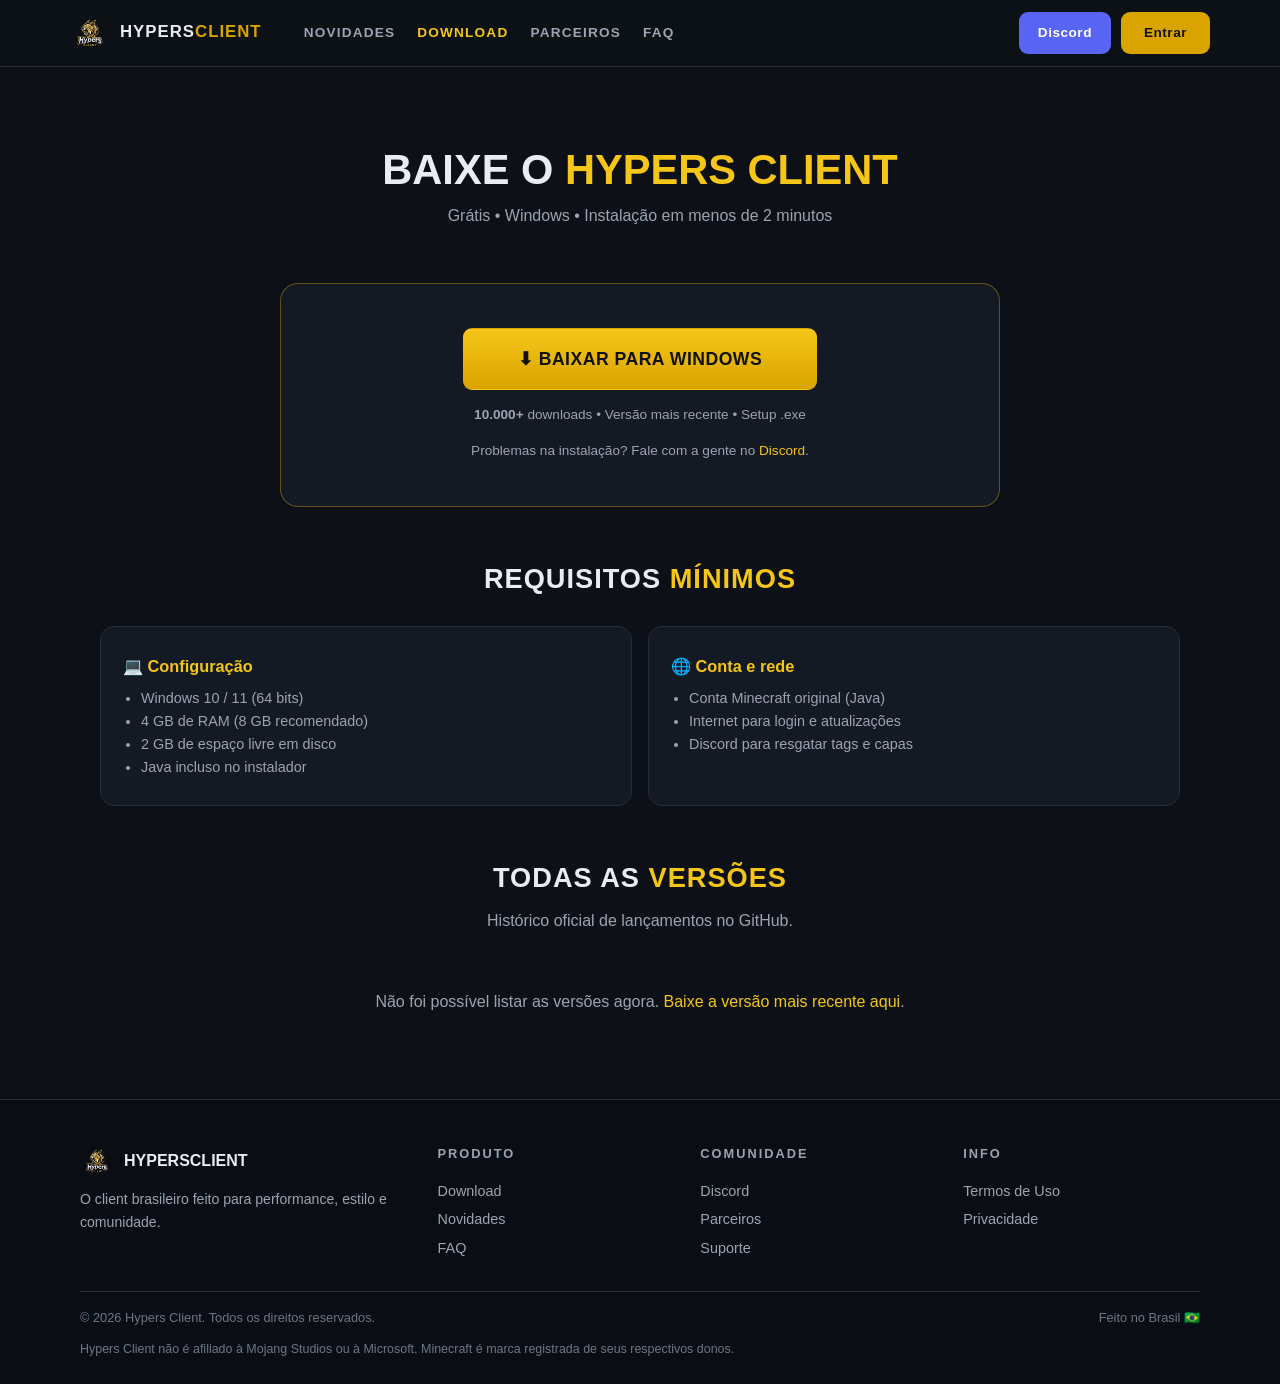
<file: download.html>
<!DOCTYPE html>
<html lang="pt-BR">
<head>
<meta charset="UTF-8">
<meta name="viewport" content="width=device-width, initial-scale=1.0">
<title>Download — Hypers Client</title>
<meta name="description" content="Baixe o Hypers Client grátis para Windows. Requisitos mínimos e todas as versões.">
<link rel="icon" type="image/png" href="assets/logo.png">
<link rel="stylesheet" href="style.css">
</head>
<body>

<header class="site">
  <div class="header-inner">
    <a class="brand" href="index.html"><img src="assets/logo.png" alt="Hypers Client"><span>HYPERS<b>CLIENT</b></span></a>
    <nav class="main" id="mainnav">
      <a href="index.html#novidades">NOVIDADES</a>
      <a href="download.html" class="active">DOWNLOAD</a>
      <a href="parceiros.html">PARCEIROS</a>
      <a href="faq.html">FAQ</a>
    </nav>
    <div class="header-actions">
      <a class="btn btn-discord" href="https://discord.gg/SZxEGgQyJ2" target="_blank" rel="noopener">Discord</a>
      <a class="btn btn-login" href="https://discord.gg/SZxEGgQyJ2" target="_blank" rel="noopener">Entrar</a>
      <button class="hamburger" id="hamburger" aria-label="Abrir menu">☰</button>
    </div>
  </div>
</header>

<div class="page-hero">
  <h1>BAIXE O <span>HYPERS CLIENT</span></h1>
  <p>Grátis • Windows • Instalação em menos de 2 minutos</p>
</div>

<section class="block" style="padding-top:0">
  <div class="dl-box">
    <a class="btn btn-gold" data-download href="#">⬇ BAIXAR PARA WINDOWS</a>
    <p class="dl-meta"><strong data-downloads>…</strong> downloads • Versão mais recente • Setup .exe</p>
    <p class="dl-meta">Problemas na instalação? Fale com a gente no <a href="https://discord.gg/SZxEGgQyJ2" target="_blank" rel="noopener" style="color:var(--gold2)">Discord</a>.</p>
  </div>

  <h2 class="sec-title" style="margin-top:50px">REQUISITOS <span>MÍNIMOS</span></h2>
  <div class="req">
    <div class="card"><h3>💻 Configuração</h3><ul><li>Windows 10 / 11 (64 bits)</li><li>4 GB de RAM (8 GB recomendado)</li><li>2 GB de espaço livre em disco</li><li>Java incluso no instalador</li></ul></div>
    <div class="card"><h3>🌐 Conta e rede</h3><ul><li>Conta Minecraft original (Java)</li><li>Internet para login e atualizações</li><li>Discord para resgatar tags e capas</li></ul></div>
  </div>

  <h2 class="sec-title versions" style="margin-top:50px">TODAS AS <span>VERSÕES</span></h2>
  <p class="sec-sub">Histórico oficial de lançamentos no GitHub.</p>
  <div id="versions-list"><p class="loading">Carregando versões…</p></div>
</section>

<footer class="site">
  <div class="foot-grid">
    <div>
      <div class="foot-brand"><img src="assets/logo.png" alt="Hypers"><span>HYPERSCLIENT</span></div>
      <p class="foot-desc">O client brasileiro feito para performance, estilo e comunidade.</p>
    </div>
    <div><h4>PRODUTO</h4><ul><li><a href="download.html">Download</a></li><li><a href="index.html#novidades">Novidades</a></li><li><a href="faq.html">FAQ</a></li></ul></div>
    <div><h4>COMUNIDADE</h4><ul><li><a href="https://discord.gg/SZxEGgQyJ2" target="_blank" rel="noopener">Discord</a></li><li><a href="parceiros.html">Parceiros</a></li><li><a href="faq.html">Suporte</a></li></ul></div>
    <div><h4>INFO</h4><ul><li><a href="termos.html">Termos de Uso</a></li><li><a href="privacidade.html">Privacidade</a></li></ul></div>
  </div>
  <div class="foot-bottom"><span>© 2026 Hypers Client. Todos os direitos reservados.</span><span>Feito no Brasil 🇧🇷</span></div>
  <p class="disclaimer">Hypers Client não é afiliado à Mojang Studios ou à Microsoft. Minecraft é marca registrada de seus respectivos donos.</p>
</footer>

<script src="script.js"></script>
</body>
</html>
</file>
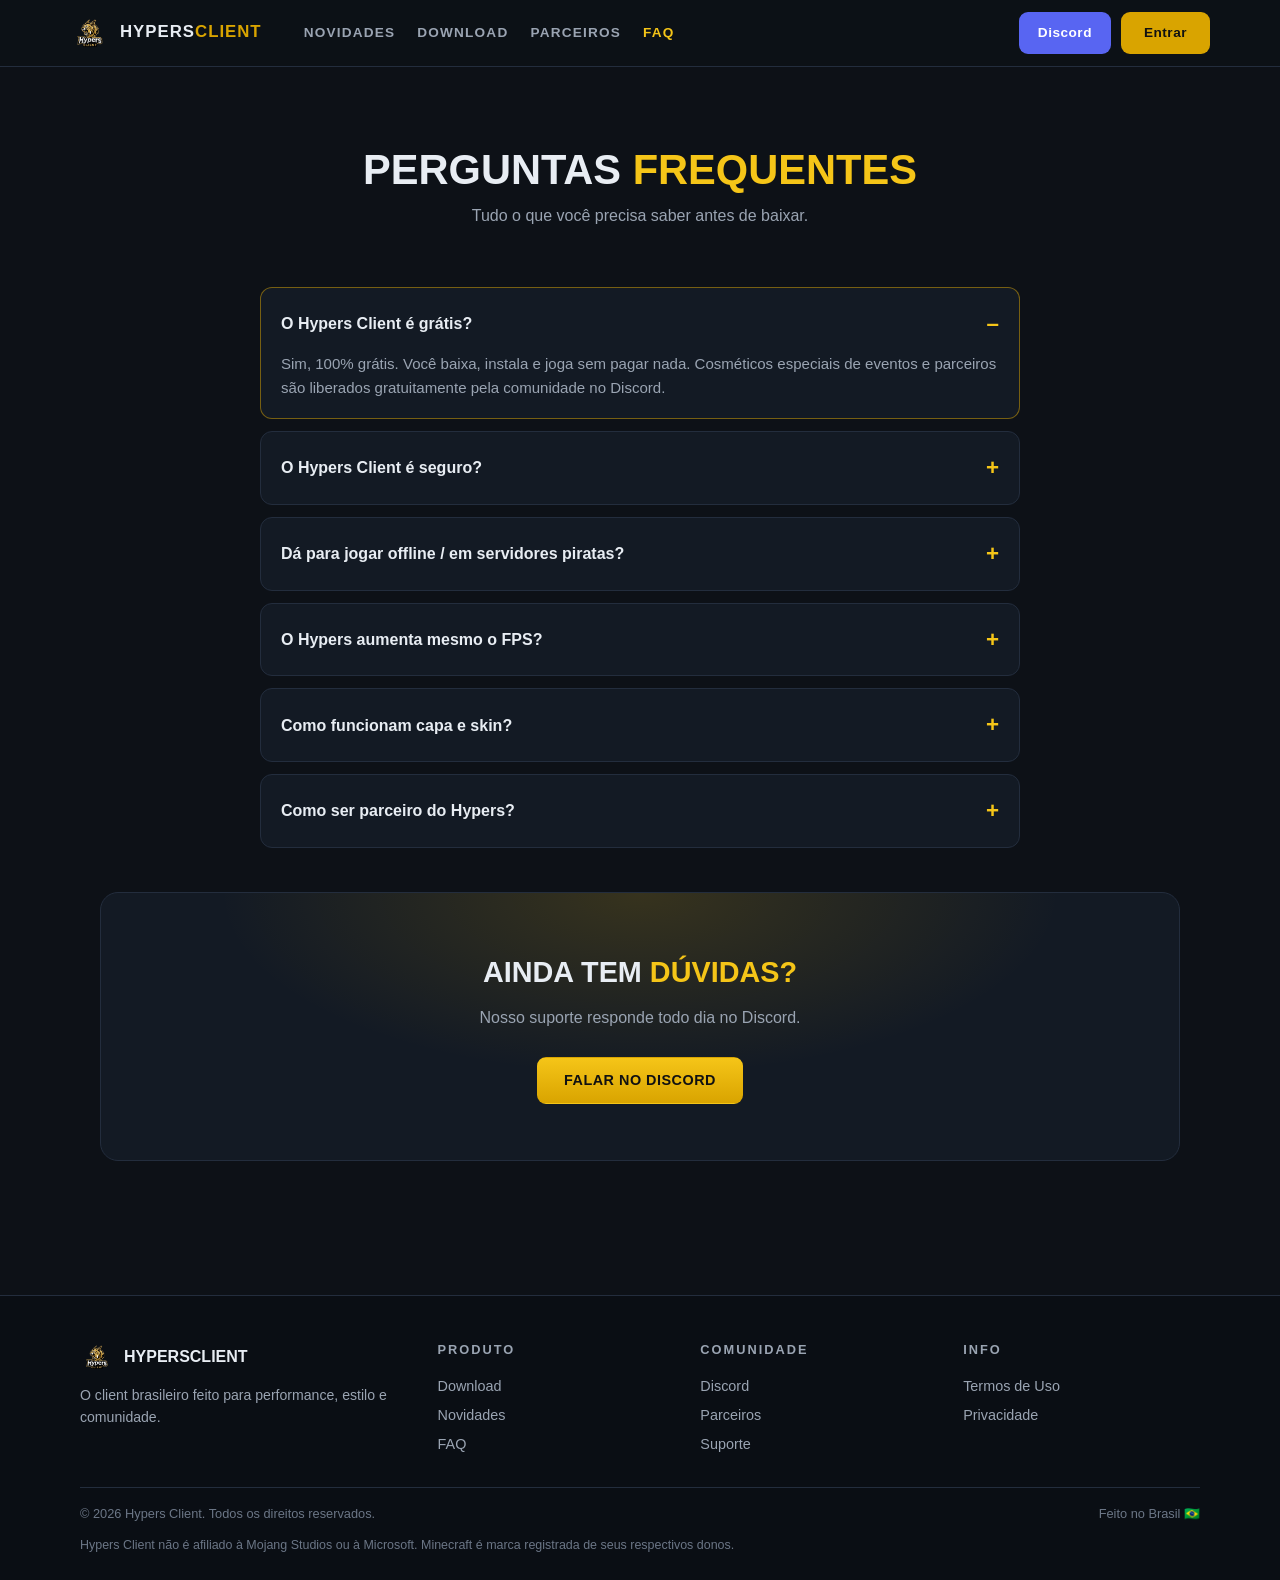
<file: faq.html>
<!DOCTYPE html>
<html lang="pt-BR">
<head>
<meta charset="UTF-8">
<meta name="viewport" content="width=device-width, initial-scale=1.0">
<title>FAQ — Hypers Client</title>
<meta name="description" content="Perguntas frequentes sobre o Hypers Client: preço, segurança, FPS, capas e parcerias.">
<link rel="icon" type="image/png" href="assets/logo.png">
<link rel="stylesheet" href="style.css">
</head>
<body>

<header class="site">
  <div class="header-inner">
    <a class="brand" href="index.html"><img src="assets/logo.png" alt="Hypers Client"><span>HYPERS<b>CLIENT</b></span></a>
    <nav class="main" id="mainnav">
      <a href="index.html#novidades">NOVIDADES</a>
      <a href="download.html">DOWNLOAD</a>
      <a href="parceiros.html">PARCEIROS</a>
      <a href="faq.html" class="active">FAQ</a>
    </nav>
    <div class="header-actions">
      <a class="btn btn-discord" href="https://discord.gg/SZxEGgQyJ2" target="_blank" rel="noopener">Discord</a>
      <a class="btn btn-login" href="https://discord.gg/SZxEGgQyJ2" target="_blank" rel="noopener">Entrar</a>
      <button class="hamburger" id="hamburger" aria-label="Abrir menu">☰</button>
    </div>
  </div>
</header>

<div class="page-hero">
  <h1>PERGUNTAS <span>FREQUENTES</span></h1>
  <p>Tudo o que você precisa saber antes de baixar.</p>
</div>

<section class="block" style="padding-top:0">
  <div class="faq-list">
    <details open>
      <summary>O Hypers Client é grátis?</summary>
      <p>Sim, 100% grátis. Você baixa, instala e joga sem pagar nada. Cosméticos especiais de eventos e parceiros são liberados gratuitamente pela comunidade no Discord.</p>
    </details>
    <details>
      <summary>O Hypers Client é seguro?</summary>
      <p>Sim. O instalador é publicado nas releases oficiais do nosso GitHub, não pede dados de cartão e não altera seus mundos. Baixe sempre pelo botão oficial deste site ou pelo Discord.</p>
    </details>
    <details>
      <summary>Dá para jogar offline / em servidores piratas?</summary>
      <p>Não. O Hypers exige conta original do Minecraft Java para entrar, igual ao launcher oficial. Servidores offline (não originais) não são suportados.</p>
    </details>
    <details>
      <summary>O Hypers aumenta mesmo o FPS?</summary>
      <p>Na maioria dos PCs, sim. O client aplica otimizações de renderização, memória e partículas que reduzem quedas e travamentos. O ganho varia conforme seu hardware — PCs fracos costumam sentir a maior diferença.</p>
    </details>
    <details>
      <summary>Como funcionam capa e skin?</summary>
      <p>A skin é a do seu perfil Mojang/Microsoft. As capas e tags do Hypers aparecem para quem também usa o client e são resgatadas no Discord em eventos, cargos e parcerias.</p>
    </details>
    <details>
      <summary>Como ser parceiro do Hypers?</summary>
      <p>Publique vídeos ou lives usando o Hypers, entre no Discord e abra um ticket na área de parcerias com links do seu conteúdo. Parceiros ganham tag exclusiva, capa e divulgação oficial.</p>
    </details>
  </div>
  <div class="cta-final" style="margin-top:44px">
    <h2>AINDA TEM <span>DÚVIDAS?</span></h2>
    <p>Nosso suporte responde todo dia no Discord.</p>
    <a class="btn btn-gold" href="https://discord.gg/SZxEGgQyJ2" target="_blank" rel="noopener">FALAR NO DISCORD</a>
  </div>
</section>

<footer class="site">
  <div class="foot-grid">
    <div>
      <div class="foot-brand"><img src="assets/logo.png" alt="Hypers"><span>HYPERSCLIENT</span></div>
      <p class="foot-desc">O client brasileiro feito para performance, estilo e comunidade.</p>
    </div>
    <div><h4>PRODUTO</h4><ul><li><a href="download.html">Download</a></li><li><a href="index.html#novidades">Novidades</a></li><li><a href="faq.html">FAQ</a></li></ul></div>
    <div><h4>COMUNIDADE</h4><ul><li><a href="https://discord.gg/SZxEGgQyJ2" target="_blank" rel="noopener">Discord</a></li><li><a href="parceiros.html">Parceiros</a></li><li><a href="faq.html">Suporte</a></li></ul></div>
    <div><h4>INFO</h4><ul><li><a href="termos.html">Termos de Uso</a></li><li><a href="privacidade.html">Privacidade</a></li></ul></div>
  </div>
  <div class="foot-bottom"><span>© 2026 Hypers Client. Todos os direitos reservados.</span><span>Feito no Brasil 🇧🇷</span></div>
  <p class="disclaimer">Hypers Client não é afiliado à Mojang Studios ou à Microsoft. Minecraft é marca registrada de seus respectivos donos.</p>
</footer>

<script src="script.js"></script>
</body>
</html>
</file>
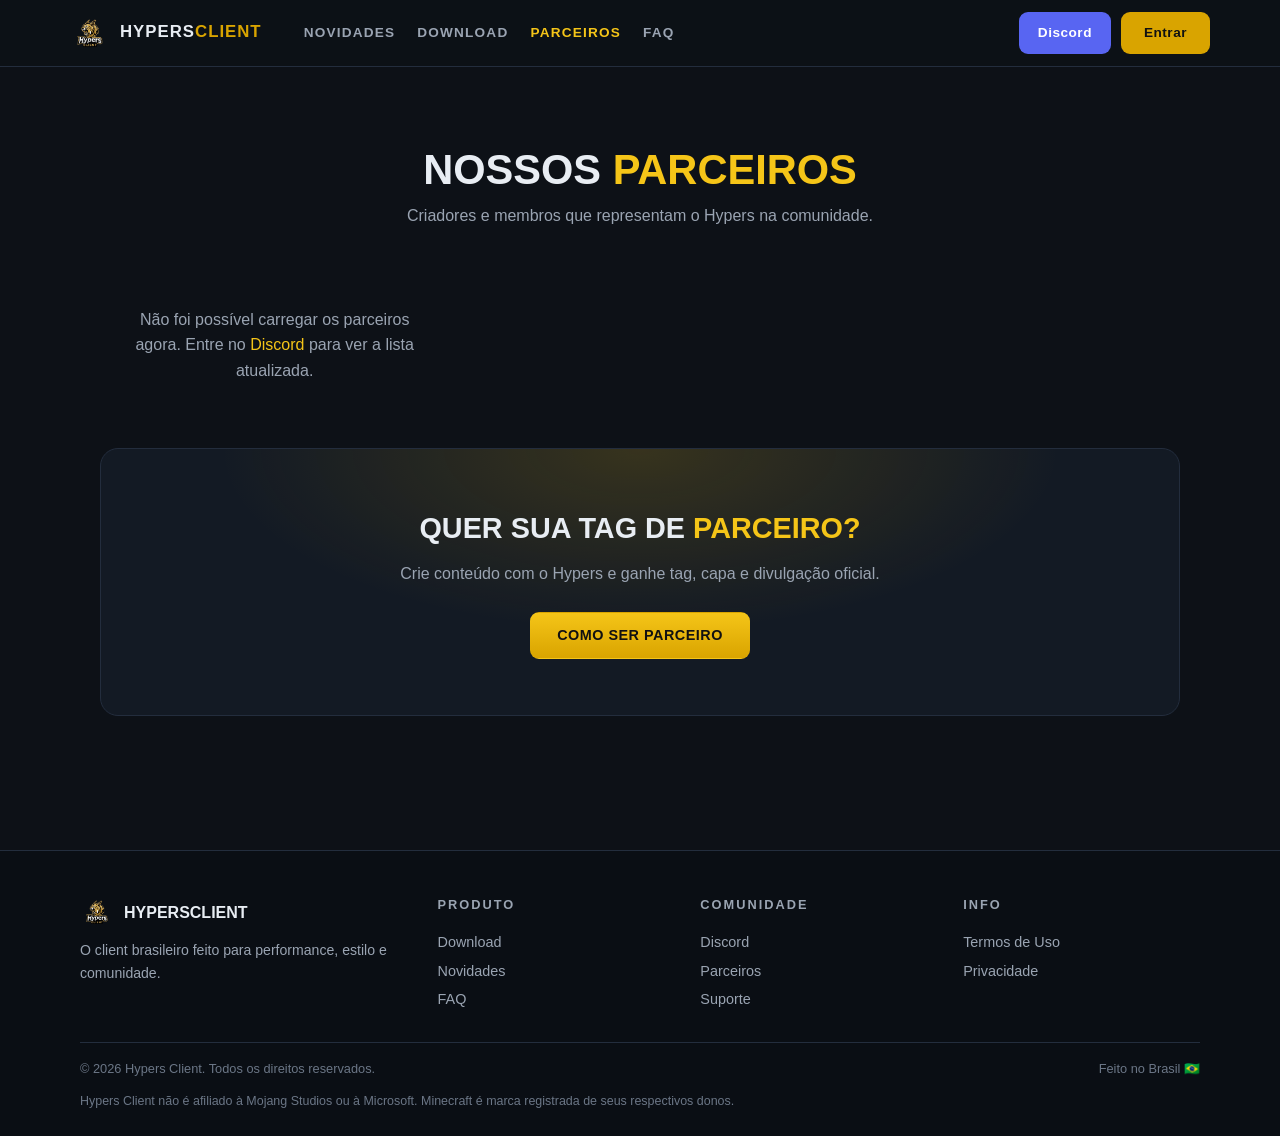
<file: parceiros.html>
<!DOCTYPE html>
<html lang="pt-BR">
<head>
<meta charset="UTF-8">
<meta name="viewport" content="width=device-width, initial-scale=1.0">
<title>Parceiros — Hypers Client</title>
<meta name="description" content="Conheça os parceiros e criadores oficiais do Hypers Client.">
<link rel="icon" type="image/png" href="assets/logo.png">
<link rel="stylesheet" href="style.css">
</head>
<body>

<header class="site">
  <div class="header-inner">
    <a class="brand" href="index.html"><img src="assets/logo.png" alt="Hypers Client"><span>HYPERS<b>CLIENT</b></span></a>
    <nav class="main" id="mainnav">
      <a href="index.html#novidades">NOVIDADES</a>
      <a href="download.html">DOWNLOAD</a>
      <a href="parceiros.html" class="active">PARCEIROS</a>
      <a href="faq.html">FAQ</a>
    </nav>
    <div class="header-actions">
      <a class="btn btn-discord" href="https://discord.gg/SZxEGgQyJ2" target="_blank" rel="noopener">Discord</a>
      <a class="btn btn-login" href="https://discord.gg/SZxEGgQyJ2" target="_blank" rel="noopener">Entrar</a>
      <button class="hamburger" id="hamburger" aria-label="Abrir menu">☰</button>
    </div>
  </div>
</header>

<div class="page-hero">
  <h1>NOSSOS <span>PARCEIROS</span></h1>
  <p>Criadores e membros que representam o Hypers na comunidade.</p>
</div>

<section class="block" style="padding-top:0">
  <div class="partner-grid" id="partners-grid"><p class="loading">Carregando parceiros…</p></div>
  <div class="cta-final" style="margin-top:44px">
    <h2>QUER SUA TAG DE <span>PARCEIRO?</span></h2>
    <p>Crie conteúdo com o Hypers e ganhe tag, capa e divulgação oficial.</p>
    <a class="btn btn-gold" href="faq.html">COMO SER PARCEIRO</a>
  </div>
</section>

<footer class="site">
  <div class="foot-grid">
    <div>
      <div class="foot-brand"><img src="assets/logo.png" alt="Hypers"><span>HYPERSCLIENT</span></div>
      <p class="foot-desc">O client brasileiro feito para performance, estilo e comunidade.</p>
    </div>
    <div><h4>PRODUTO</h4><ul><li><a href="download.html">Download</a></li><li><a href="index.html#novidades">Novidades</a></li><li><a href="faq.html">FAQ</a></li></ul></div>
    <div><h4>COMUNIDADE</h4><ul><li><a href="https://discord.gg/SZxEGgQyJ2" target="_blank" rel="noopener">Discord</a></li><li><a href="parceiros.html">Parceiros</a></li><li><a href="faq.html">Suporte</a></li></ul></div>
    <div><h4>INFO</h4><ul><li><a href="termos.html">Termos de Uso</a></li><li><a href="privacidade.html">Privacidade</a></li></ul></div>
  </div>
  <div class="foot-bottom"><span>© 2026 Hypers Client. Todos os direitos reservados.</span><span>Feito no Brasil 🇧🇷</span></div>
  <p class="disclaimer">Hypers Client não é afiliado à Mojang Studios ou à Microsoft. Minecraft é marca registrada de seus respectivos donos.</p>
</footer>

<script src="script.js"></script>
</body>
</html>
</file>
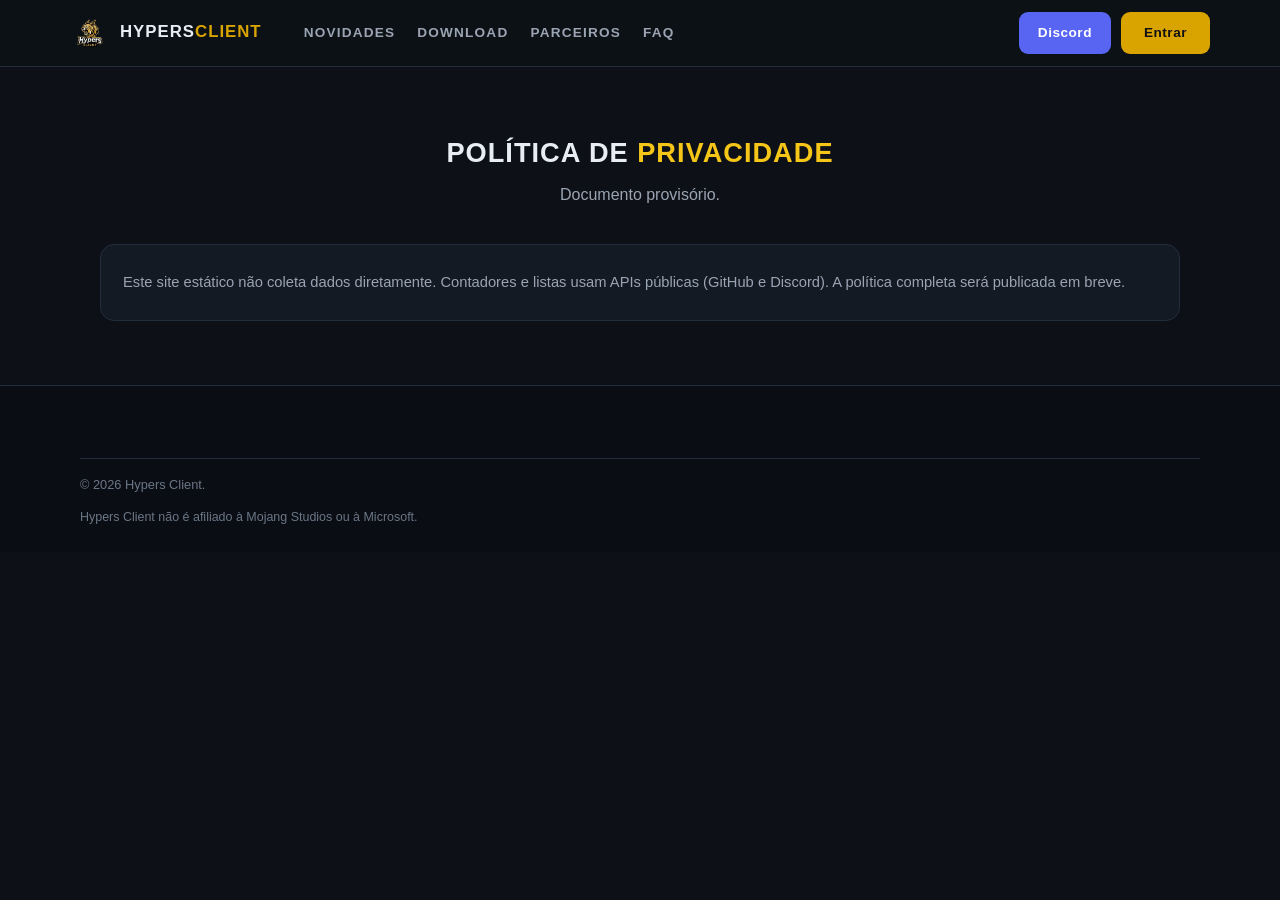
<file: privacidade.html>
<!DOCTYPE html>
<html lang="pt-BR">
<head>
<meta charset="UTF-8">
<meta name="viewport" content="width=device-width, initial-scale=1.0">
<title>Privacidade — Hypers Client</title>
<link rel="icon" type="image/png" href="assets/logo.png">
<link rel="stylesheet" href="style.css">
</head>
<body>
<header class="site">
  <div class="header-inner">
    <a class="brand" href="index.html"><img src="assets/logo.png" alt="Hypers Client"><span>HYPERS<b>CLIENT</b></span></a>
    <nav class="main" id="mainnav">
      <a href="index.html#novidades">NOVIDADES</a>
      <a href="download.html">DOWNLOAD</a>
      <a href="parceiros.html">PARCEIROS</a>
      <a href="faq.html">FAQ</a>
    </nav>
    <div class="header-actions">
      <a class="btn btn-discord" href="https://discord.gg/SZxEGgQyJ2" target="_blank" rel="noopener">Discord</a>
      <a class="btn btn-login" href="https://discord.gg/SZxEGgQyJ2" target="_blank" rel="noopener">Entrar</a>
      <button class="hamburger" id="hamburger" aria-label="Abrir menu">☰</button>
    </div>
  </div>
</header>
<section class="block"><h2 class="sec-title">POLÍTICA DE <span>PRIVACIDADE</span></h2><p class="sec-sub">Documento provisório.</p><div class="card"><p>Este site estático não coleta dados diretamente. Contadores e listas usam APIs públicas (GitHub e Discord). A política completa será publicada em breve.</p></div></section>
<footer class="site"><div class="foot-bottom"><span>© 2026 Hypers Client.</span></div><p class="disclaimer">Hypers Client não é afiliado à Mojang Studios ou à Microsoft.</p></footer>
<script src="script.js"></script>
</body>
</html>
</file>
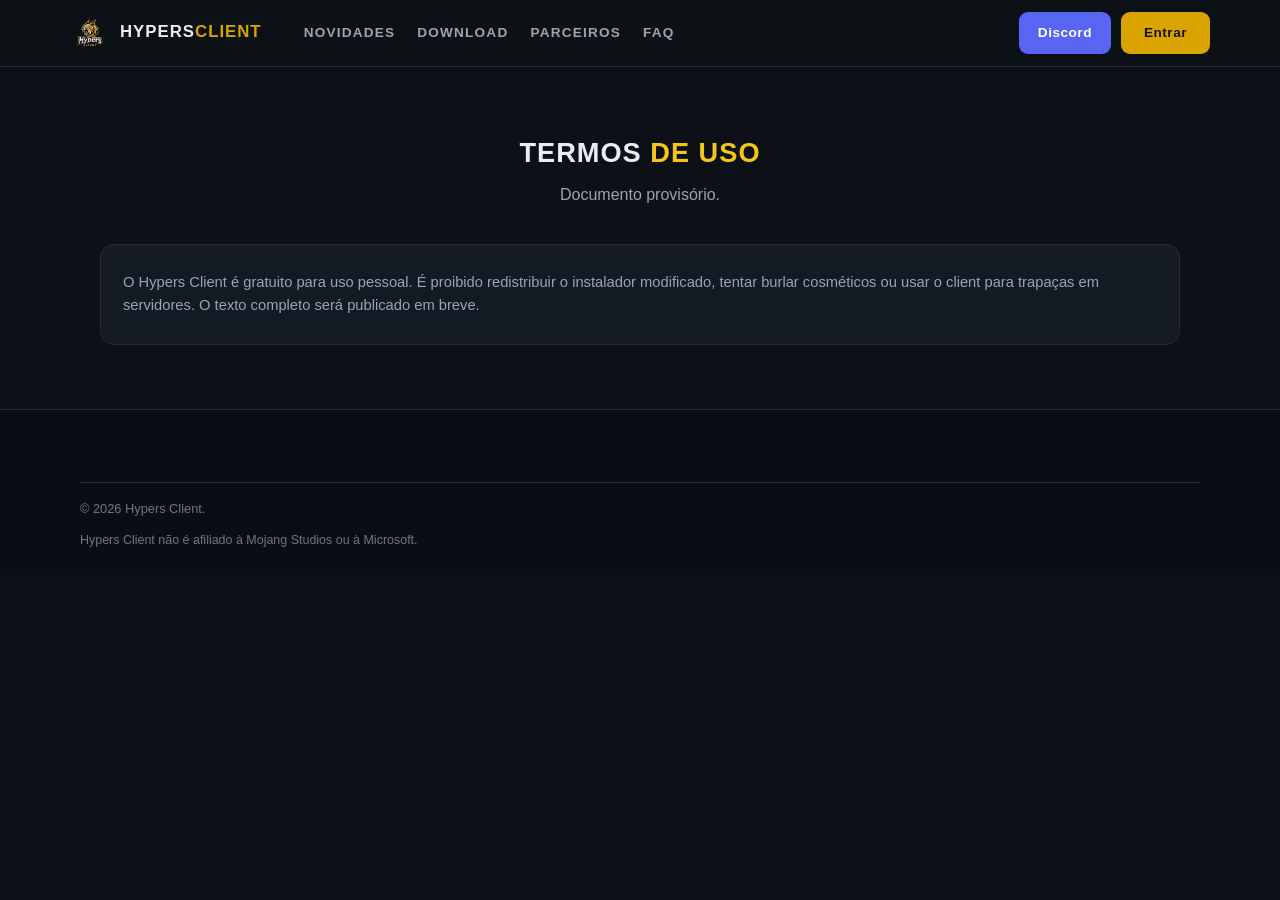
<file: termos.html>
<!DOCTYPE html>
<html lang="pt-BR">
<head>
<meta charset="UTF-8">
<meta name="viewport" content="width=device-width, initial-scale=1.0">
<title>Termos de Uso — Hypers Client</title>
<link rel="icon" type="image/png" href="assets/logo.png">
<link rel="stylesheet" href="style.css">
</head>
<body>
<header class="site">
  <div class="header-inner">
    <a class="brand" href="index.html"><img src="assets/logo.png" alt="Hypers Client"><span>HYPERS<b>CLIENT</b></span></a>
    <nav class="main" id="mainnav">
      <a href="index.html#novidades">NOVIDADES</a>
      <a href="download.html">DOWNLOAD</a>
      <a href="parceiros.html">PARCEIROS</a>
      <a href="faq.html">FAQ</a>
    </nav>
    <div class="header-actions">
      <a class="btn btn-discord" href="https://discord.gg/SZxEGgQyJ2" target="_blank" rel="noopener">Discord</a>
      <a class="btn btn-login" href="https://discord.gg/SZxEGgQyJ2" target="_blank" rel="noopener">Entrar</a>
      <button class="hamburger" id="hamburger" aria-label="Abrir menu">☰</button>
    </div>
  </div>
</header>
<section class="block"><h2 class="sec-title">TERMOS <span>DE USO</span></h2><p class="sec-sub">Documento provisório.</p><div class="card"><p>O Hypers Client é gratuito para uso pessoal. É proibido redistribuir o instalador modificado, tentar burlar cosméticos ou usar o client para trapaças em servidores. O texto completo será publicado em breve.</p></div></section>
<footer class="site"><div class="foot-bottom"><span>© 2026 Hypers Client.</span></div><p class="disclaimer">Hypers Client não é afiliado à Mojang Studios ou à Microsoft.</p></footer>
<script src="script.js"></script>
</body>
</html>
</file>
<file: style.css>
:root{
  --bg:#0d1117;
  --bg2:#131a24;
  --bg3:#161e2b;
  --gold:#d9a400;
  --gold2:#f5c518;
  --text:#e8edf3;
  --muted:#9aa4b2;
  --border:#232d3d;
  --radius:14px;
}
*{margin:0;padding:0;box-sizing:border-box}
html{scroll-behavior:smooth}
body{background:var(--bg);color:var(--text);font-family:'Segoe UI',Roboto,Arial,Helvetica,sans-serif;line-height:1.6}
a{color:inherit;text-decoration:none}
img{max-width:100%;display:block}
.container{max-width:1120px;margin:0 auto;padding:0 20px}

/* ===== HEADER ===== */
header.site{position:sticky;top:0;z-index:50;background:rgba(13,17,23,.94);backdrop-filter:blur(8px);border-bottom:1px solid var(--border)}
.header-inner{display:flex;align-items:center;gap:18px;padding:12px 20px;max-width:1180px;margin:0 auto}
.brand{display:flex;align-items:center;gap:10px;font-weight:800;letter-spacing:1px;font-size:1.05rem}
.brand img{width:40px;height:40px;object-fit:contain}
.brand span b{color:var(--gold)}
nav.main{display:flex;gap:22px;margin-left:24px;font-size:.85rem;font-weight:700;letter-spacing:1.2px}
nav.main a{color:var(--muted);transition:.2s}
nav.main a:hover,nav.main a.active{color:var(--gold2)}
.header-actions{margin-left:auto;display:flex;gap:10px;align-items:center}
.btn{display:inline-block;padding:11px 26px;border-radius:9px;font-weight:800;font-size:.9rem;letter-spacing:.5px;transition:.2s;border:1px solid transparent;cursor:pointer}
.btn-gold{background:linear-gradient(180deg,var(--gold2),var(--gold));color:#111}
.btn-gold:hover{filter:brightness(1.1);transform:translateY(-1px)}
.btn-outline{border-color:var(--border);color:var(--text);background:#161e2b}
.btn-outline:hover{border-color:var(--gold);color:var(--gold2)}
.btn-discord{background:#5865F2;color:#fff;padding:9px 18px;font-size:.85rem}
.btn-discord:hover{filter:brightness(1.1)}
.btn-login{background:var(--gold);color:#111;padding:9px 22px;font-size:.85rem;border-radius:9px;font-weight:800}
.hamburger{display:none;background:none;border:1px solid var(--border);color:var(--text);border-radius:8px;padding:8px 12px;font-size:1.1rem;cursor:pointer}

/* ===== HERO ===== */
.hero{position:relative;overflow:hidden;text-align:center;padding:84px 20px 60px;background:radial-gradient(700px 320px at 50% -40px,rgba(217,164,0,.22),transparent 70%),linear-gradient(180deg,#0d1117,#111826)}
.hero .kicker{display:inline-block;font-size:.75rem;letter-spacing:3px;color:var(--gold2);border:1px solid rgba(217,164,0,.4);padding:6px 16px;border-radius:999px;margin-bottom:18px;background:rgba(217,164,0,.07)}
.hero h1{font-size:clamp(2rem,5vw,3.4rem);font-weight:900;letter-spacing:1px}
.hero h1 em{font-style:normal;color:var(--gold2);text-shadow:0 0 32px rgba(217,164,0,.45)}
.hero p.sub{color:var(--muted);font-size:1.1rem;margin:14px 0 28px}
.hero-cta{display:flex;gap:14px;justify-content:center;flex-wrap:wrap}
.online-badge{margin-top:22px;color:var(--muted);font-size:.9rem}
.online-badge .dot{display:inline-block;width:9px;height:9px;border-radius:50%;background:#3ddc84;margin-right:8px;box-shadow:0 0 10px #3ddc84}
.online-badge strong{color:#3ddc84}
.hero-img{margin:44px auto 0;max-width:860px;border-radius:16px;border:1px solid var(--border);overflow:hidden;box-shadow:0 24px 70px rgba(0,0,0,.55)}
.hero-img img{width:100%}

/* ===== STATS ===== */
.stats{display:grid;grid-template-columns:repeat(3,1fr);gap:16px;margin:34px auto;max-width:1120px;padding:0 20px}
.stat{background:var(--bg2);border:1px solid var(--border);border-radius:var(--radius);padding:26px;text-align:center}
.stat strong{font-size:1.9rem;color:var(--gold2);display:block}
.stat span{color:var(--muted);font-size:.9rem;letter-spacing:.5px}

/* ===== SECTIONS ===== */
section.block{padding:64px 20px;max-width:1120px;margin:0 auto}
.sec-title{text-align:center;font-size:1.7rem;font-weight:900;letter-spacing:1px;margin-bottom:8px}
.sec-title gold,.sec-title span{color:var(--gold2)}
.sec-sub{text-align:center;color:var(--muted);margin-bottom:36px}

/* FPS comparativo */
.fps-grid{display:grid;grid-template-columns:1fr 1fr;gap:18px}
.fps-card{background:var(--bg2);border:1px solid var(--border);border-radius:var(--radius);padding:28px}
.fps-card.hl{border-color:rgba(217,164,0,.55);box-shadow:0 0 40px rgba(217,164,0,.12)}
.fps-card h3{font-size:1rem;margin-bottom:14px}
.bar{height:14px;border-radius:999px;background:#0a0e14;border:1px solid var(--border);overflow:hidden}
.bar i{display:block;height:100%;border-radius:999px}
.bar.low i{width:25%;background:linear-gradient(90deg,#5a6575,#8a95a5)}
.bar.high i{width:96%;background:linear-gradient(90deg,var(--gold),var(--gold2));box-shadow:0 0 16px rgba(217,164,0,.6)}
.fps-num{font-size:1.5rem;font-weight:900;margin-top:12px}
.fps-card.hl .fps-num{color:var(--gold2)}
.shots{display:grid;grid-template-columns:repeat(3,1fr);gap:16px;margin-top:26px}
.shots figure{background:var(--bg2);border:1px solid var(--border);border-radius:12px;overflow:hidden}
.shots img{width:100%;height:170px;object-fit:cover;background:#000}
.shots figcaption{padding:10px 14px;font-size:.85rem;color:var(--muted)}

/* Cards genéricos */
.grid4{display:grid;grid-template-columns:repeat(4,1fr);gap:16px}
.grid3{display:grid;grid-template-columns:repeat(3,1fr);gap:16px}
.card{background:var(--bg2);border:1px solid var(--border);border-radius:var(--radius);padding:26px 22px;transition:.2s}
.card:hover{border-color:rgba(217,164,0,.5);transform:translateY(-3px)}
.card .icon{font-size:1.7rem;margin-bottom:10px}
.card h3{color:var(--gold2);font-size:1.02rem;margin-bottom:8px}
.card p{color:var(--muted);font-size:.92rem}
.card img.top{border-radius:10px;margin-bottom:14px;height:150px;width:100%;object-fit:cover;background:#000}

/* Comunidade */
.comm{background:linear-gradient(180deg,transparent,rgba(88,101,242,.06))}

/* Novidades */
.news-card{display:flex;flex-direction:column}
.news-card h3{color:var(--text);font-size:1rem}
.news-card time{color:var(--gold);font-size:.78rem;font-weight:700;letter-spacing:.5px}
.news-card .btn{margin-top:auto;align-self:flex-start;padding:8px 18px;font-size:.8rem}

/* CTA final */
.cta-final{text-align:center;background:radial-gradient(600px 260px at 50% 0,rgba(217,164,0,.18),transparent 70%),var(--bg2);border:1px solid var(--border);border-radius:18px;padding:56px 24px;margin:20px auto 70px;max-width:1080px}
.cta-final h2{font-size:1.8rem;font-weight:900}
.cta-final h2 span{color:var(--gold2)}
.cta-final p{color:var(--muted);margin:10px 0 26px}

/* ===== FOOTER ===== */
footer.site{border-top:1px solid var(--border);background:#0a0e14;padding:44px 20px 24px}
.foot-grid{max-width:1120px;margin:0 auto;display:grid;grid-template-columns:1.4fr 1fr 1fr 1fr;gap:26px}
.foot-brand{display:flex;align-items:center;gap:10px;font-weight:800;margin-bottom:10px}
.foot-brand img{width:34px;height:34px}
footer.site h4{font-size:.8rem;letter-spacing:2px;color:var(--muted);margin-bottom:12px}
footer.site ul{list-style:none}
footer.site ul a{color:var(--muted);font-size:.9rem;line-height:2}
footer.site ul a:hover{color:var(--gold2)}
.foot-desc{color:var(--muted);font-size:.88rem}
.foot-bottom{max-width:1120px;margin:28px auto 0;border-top:1px solid var(--border);padding-top:16px;display:flex;gap:14px;flex-wrap:wrap;justify-content:space-between;color:#6b7686;font-size:.8rem}
.disclaimer{max-width:1120px;margin:12px auto 0;color:#6b7686;font-size:.78rem}

/* ===== DOWNLOAD ===== */
.page-hero{text-align:center;padding:70px 20px 30px}
.page-hero h1{font-size:clamp(1.8rem,4vw,2.6rem);font-weight:900}
.page-hero h1 span{color:var(--gold2)}
.page-hero p{color:var(--muted)}
.dl-box{text-align:center;background:var(--bg2);border:1px solid rgba(217,164,0,.4);border-radius:18px;padding:44px 24px;max-width:720px;margin:24px auto}
.dl-box .btn-gold{font-size:1.1rem;padding:16px 54px}
.dl-meta{color:var(--muted);font-size:.85rem;margin-top:14px}
.req{display:grid;grid-template-columns:repeat(2,1fr);gap:16px;margin-top:26px}
.req .card li{color:var(--muted);font-size:.9rem;margin-left:18px}
.versions{margin-top:10px}
.ver-row{display:flex;align-items:center;gap:14px;background:var(--bg2);border:1px solid var(--border);border-radius:12px;padding:14px 18px;margin-bottom:10px;flex-wrap:wrap}
.ver-row strong{color:var(--gold2)}
.ver-row time{color:var(--muted);font-size:.82rem}
.ver-row .size{color:var(--muted);font-size:.82rem;margin-left:auto}
.ver-row a.btn{padding:8px 18px;font-size:.8rem}
.loading{color:var(--muted);text-align:center;padding:20px}

/* ===== PARCEIROS ===== */
.partner-grid{display:grid;grid-template-columns:repeat(3,1fr);gap:16px;margin-top:28px}
.partner{background:var(--bg2);border:1px solid var(--border);border-radius:var(--radius);padding:24px;text-align:center;transition:.2s}
.partner:hover{border-color:rgba(217,164,0,.5);transform:translateY(-3px)}
.partner img{width:64px;height:64px;border-radius:12px;margin:0 auto 12px;image-rendering:pixelated;background:#000}
.partner h3{font-size:1rem}
.partner .tag{display:inline-block;margin-top:8px;font-size:.75rem;font-weight:800;letter-spacing:1px;color:#111;background:linear-gradient(180deg,var(--gold2),var(--gold));border-radius:999px;padding:3px 14px}
.partner p.nick{color:var(--muted);font-size:.82rem}

/* ===== FAQ ===== */
.faq-list{max-width:760px;margin:28px auto 0;display:flex;flex-direction:column;gap:12px}
details{background:var(--bg2);border:1px solid var(--border);border-radius:12px;padding:18px 20px}
details[open]{border-color:rgba(217,164,0,.5)}
summary{cursor:pointer;font-weight:800;list-style:none;display:flex;justify-content:space-between;align-items:center;gap:12px}
summary::-webkit-details-marker{display:none}
summary::after{content:'+';color:var(--gold2);font-size:1.4rem;font-weight:900}
details[open] summary::after{content:'–'}
details p{color:var(--muted);margin-top:10px;font-size:.94rem}

/* ===== RESPONSIVO ===== */
@media(max-width:900px){
  .grid4{grid-template-columns:repeat(2,1fr)}
  .grid3,.shots,.req{grid-template-columns:1fr 1fr}
  .foot-grid{grid-template-columns:1fr 1fr}
  .partner-grid{grid-template-columns:1fr 1fr}
  nav.main{display:none;position:absolute;top:64px;left:0;right:0;background:#0d1117;border-bottom:1px solid var(--border);flex-direction:column;padding:16px 24px;gap:14px;margin:0}
  nav.main.open{display:flex}
  .hamburger{display:block}
  .header-actions .btn-discord{display:none}
}
@media(max-width:600px){
  .stats,.fps-grid,.grid4,.grid3,.shots,.req{grid-template-columns:1fr}
  .partner-grid{grid-template-columns:1fr}
  .foot-grid{grid-template-columns:1fr}
  .header-actions .btn-login{padding:8px 14px}
  .hero{padding:60px 16px 44px}
}
</file>
